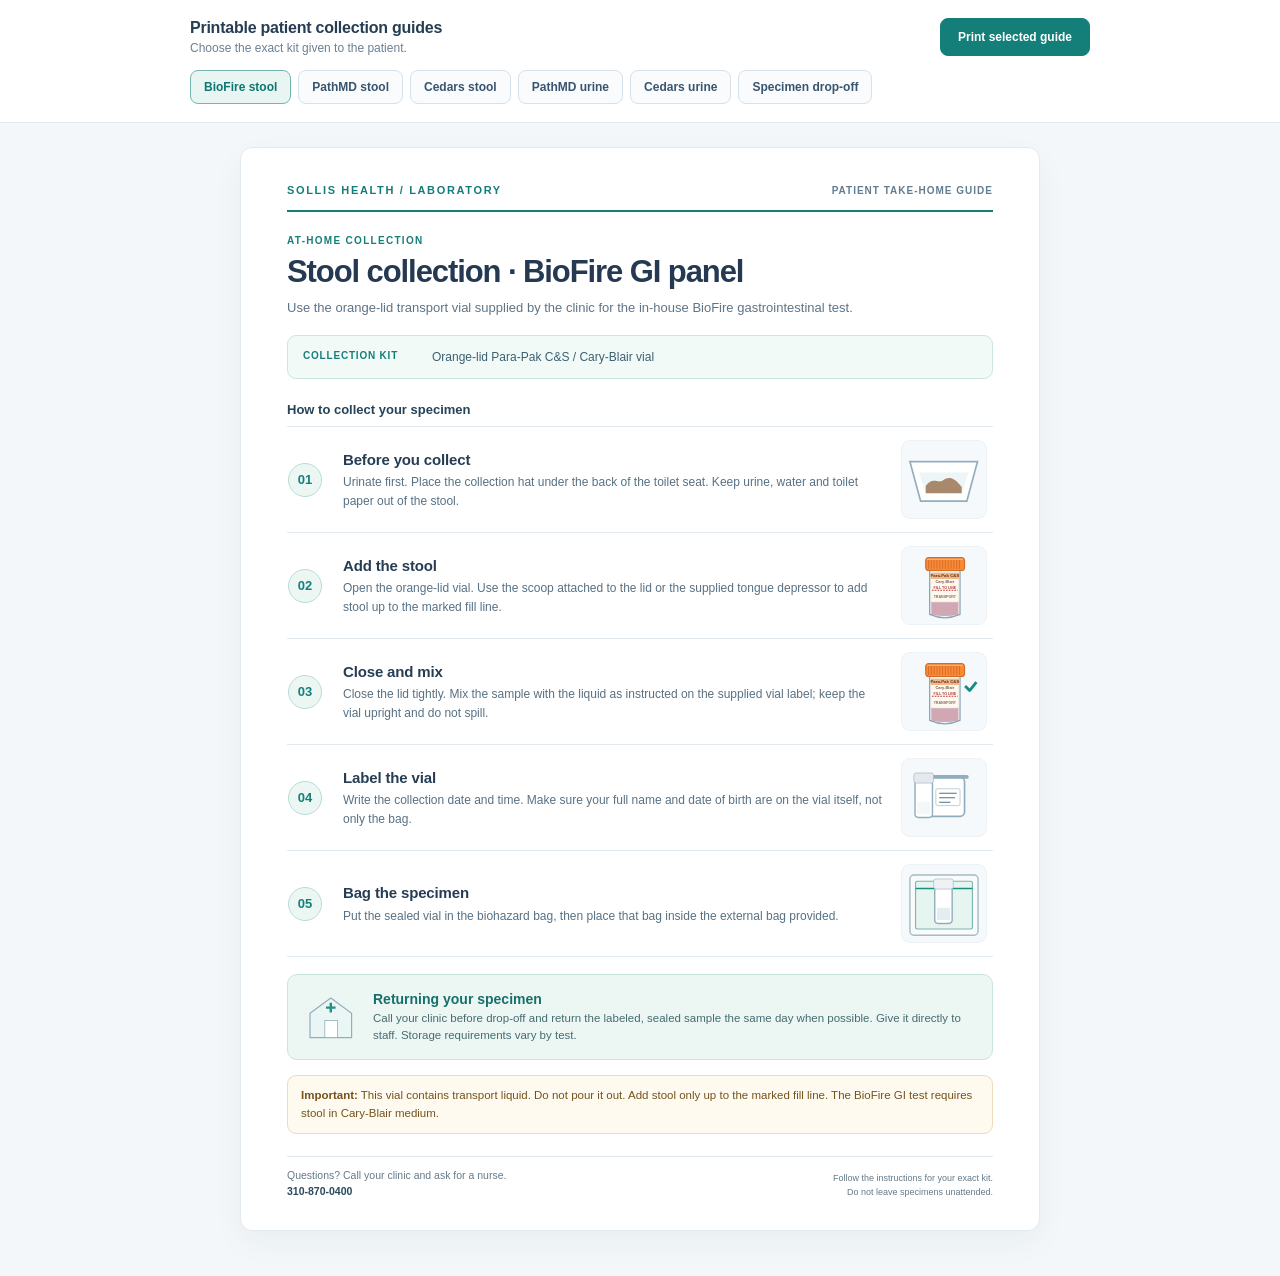
<file: collection-handouts.html>
<!doctype html>
<html lang="en">
<head>
<meta charset="utf-8">
<meta name="viewport" content="width=device-width,initial-scale=1">
<title>Sollis Lab | Printable Stool & Urine Collection Instructions</title>
<style>

:root{font-family:Inter,-apple-system,BlinkMacSystemFont,"Segoe UI",Arial,sans-serif;color:#263d54;background:#f3f7f9}
*{box-sizing:border-box}
body{margin:0}
.toolbar{position:relative;z-index:2;background:#fff;border-bottom:1px solid #e2eaf0;padding:18px max(22px,calc((100vw - 900px)/2))}
.toolbar-main{display:flex;gap:15px;justify-content:space-between;align-items:center;flex-wrap:wrap}
.toolbar b{display:block;font-size:16px;letter-spacing:-.015em}
.toolbar small{display:block;color:#6b8092;font-size:12px;margin-top:4px}
.chooser{display:flex;gap:7px;flex-wrap:wrap;margin-top:14px}
.chooser button,.print-button{font:inherit;font-size:12px;font-weight:720;cursor:pointer;border-radius:8px;transition:background .15s,border-color .15s}
.chooser button{background:#f9fbfd;color:#39556e;border:1px solid #d6e1e9;padding:9px 13px}
.chooser button[aria-pressed=true]{background:#e8f5f2;border-color:#75b7ae;color:#0f7770}
.chooser button:hover{background:#edf5f7}
.chooser button:focus-visible,.print-button:focus-visible{outline:3px solid #81c7c0;outline-offset:2px}
.print-button{border:1px solid #147e79;background:#147e79;color:#fff;padding:11px 17px}
.print-button:hover{background:#096d68}
main{width:min(100% - 32px,800px);margin:24px auto 45px}
.sheet{background:#fff;padding:36px 46px 31px;border:1px solid #e2eaf0;border-radius:12px;box-shadow:0 12px 32px #1a38500b}
.letterhead{display:flex;justify-content:space-between;gap:12px;align-items:center;padding-bottom:14px;border-bottom:2px solid #167d78}
.brand{font-size:11px;font-weight:850;letter-spacing:.15em;color:#147c79}
.kind{font-size:10px;text-align:right;letter-spacing:.1em;font-weight:850;color:#637d8e}
.section-kicker{font-size:10px;letter-spacing:.13em;color:#177e78;font-weight:850;margin-top:23px;text-transform:uppercase}
h1{font-size:clamp(24px,3vw,31px);line-height:1.15;letter-spacing:-.035em;color:#253a52;margin:8px 0}
.intro{font-size:13px;line-height:1.55;color:#5e7487;margin:0 0 17px}
.kit{display:flex;align-items:flex-start;gap:13px;padding:12px 15px;border:1px solid #cde5e1;background:#f2faf8;border-radius:9px;font-size:12px;line-height:1.55;color:#3b6170;margin-bottom:23px}
.kit strong{flex:0 0 116px;font-size:10px;letter-spacing:.08em;color:#187e79}
.steps-title{font-size:13px;color:#274357;font-weight:850;margin:0 0 9px}
.steps{display:flex;flex-direction:column;border-top:1px solid #e0eaf0}
.step{display:grid;grid-template-columns:38px minmax(0,1fr) 86px;align-items:center;gap:17px;padding:13px 6px 13px 1px;border-bottom:1px solid #e2eaf0;break-inside:avoid;page-break-inside:avoid;min-height:101px}
.step-no{display:grid;place-items:center;width:34px;height:34px;border-radius:50%;border:1px solid #b7ddd7;color:#13807a;background:#ecf7f4;font-size:13px;font-weight:850}
.step-body h2{font-size:15px;margin:0 0 4px;color:#263d54;line-height:1.3;letter-spacing:-.01em}
.step-body p{font-size:12px;line-height:1.52;margin:0;color:#587183}
.step-picture{height:79px;width:86px;display:grid;place-items:center;background:#f5f9fb;border:1px solid #edf2f6;border-radius:9px}
.step-picture svg{width:84px;height:76px;display:block}
.return{display:flex;align-items:center;gap:13px;margin:17px 0 0;background:#ecf7f4;border:1px solid #c8e4de;border-radius:10px;padding:13px 14px;break-inside:avoid;page-break-inside:avoid}
.return-picture{width:58px;flex:0 0 58px}
.return-picture svg{display:block;width:58px;height:58px}
.return h2{font-size:14px;color:#176f69;margin:0 0 3px}
.return p{font-size:11.5px;line-height:1.48;color:#466b70;margin:0}
.warning{margin-top:15px;padding:11px 13px;border-radius:9px;background:#fffaef;border:1px solid #eddcba;color:#73531c;font-size:11.5px;line-height:1.5;break-inside:avoid}
.warning strong{color:#77501a}
.footer{display:flex;justify-content:space-between;gap:16px;align-items:flex-end;border-top:1px solid #dfe8ee;margin-top:22px;padding-top:11px;font-size:10.5px;line-height:1.5;color:#647a89}
.footer strong{color:#29495c}
.footer .footer-meta{text-align:right;font-size:9px}
@media(max-width:640px){
 .sheet{padding:24px 20px}
 .toolbar{padding:16px}
 .step{grid-template-columns:32px minmax(0,1fr) 70px;gap:10px}
 .step-picture{width:70px;height:68px}
 .step-picture svg{width:68px;height:65px}
 .step-body h2{font-size:13px}
 .step-body p{font-size:11px}
 .kit{display:block}
 .kit strong{display:block;margin-bottom:3px}
 .footer{align-items:flex-start;flex-direction:column}
 .footer .footer-meta{text-align:left}
}
@page{size:letter;margin:.5in}
@media print{
 html,body{background:#fff!important;color:#1d3046!important;print-color-adjust:exact;-webkit-print-color-adjust:exact}
 .toolbar{display:none!important}
 main{width:100%;max-width:none;margin:0;padding:0}
 .sheet{border:0;border-radius:0;box-shadow:none;padding:0}
 .letterhead{padding-bottom:9px}
 .section-kicker{margin-top:13px;font-size:9px}
 h1{font-size:23px;margin:6px 0 5px}
 .intro{font-size:11px;line-height:1.4;margin:0 0 9px}
 .kit{margin-bottom:12px;padding:8px 10px;font-size:10px}
 .steps-title{font-size:11px;margin-bottom:4px}
 .step{grid-template-columns:27px minmax(0,1fr) 70px;gap:9px;padding:8px 4px 8px 0;min-height:74px}
 .step-no{width:26px;height:26px;font-size:10px}
 .step-body h2{font-size:11.7px;line-height:1.25;margin:0 0 2px}
 .step-body p{font-size:9.6px;line-height:1.4}
 .step-picture{width:66px;height:62px}
 .step-picture svg{width:66px;height:61px}
 .return{margin:12px 0 0;padding:9px 11px;gap:10px}
 .return-picture,.return-picture svg{width:46px;height:46px;flex-basis:46px}
 .return h2{font-size:11px}
 .return p{font-size:9.5px}
 .warning{margin-top:10px;padding:8px 10px;font-size:9.5px}
 .footer{margin-top:14px;padding-top:8px;font-size:9px}
 .footer .footer-meta{font-size:8px}
}


/* Cedars patient guide chooser: deliberately separate culture vs UA tubes. */
.cedars-choice-intro{font-size:13px;line-height:1.55;color:#5d7485;margin:0 0 17px}
.cedars-choice-grid{display:grid;grid-template-columns:repeat(2,minmax(0,1fr));gap:15px;margin:17px 0 22px}
.cedars-choice{border:1.5px solid #cfdee6;background:#fff;border-radius:13px;padding:19px;display:flex;flex-direction:column;gap:7px;min-width:0}
.cedars-choice-visual{height:156px;display:grid;place-items:center;background:#f5f9fa;border-radius:10px;margin:0 0 6px}
.cedars-choice-visual svg{width:156px;height:145px;max-width:100%}
.cedars-choice-tag{color:#187f78;letter-spacing:.10em;font-size:10px;font-weight:850}
.cedars-choice h2{color:#233f54;font-size:18px;line-height:1.3;margin:0}
.cedars-choice p{color:#587082;font-size:12px;line-height:1.55;margin:0 0 7px;flex:1}
.cedars-choice button{padding:11px 13px;cursor:pointer;font:inherit;font-size:12px;font-weight:800;color:#fff;background:#167d78;border:1px solid #167d78;border-radius:8px;text-align:center}
.cedars-choice button:focus-visible,.cedars-back:focus-visible{outline:3px solid #69b3ad;outline-offset:2px}
.cedars-back{margin:0 0 16px;font:inherit;background:#f2f8fa;border:1px solid #d2e0e8;color:#31566f;border-radius:8px;padding:9px 12px;font-size:11px;font-weight:750;cursor:pointer}
.cedars-kit-id{margin:0 0 15px;padding:10px 13px;border:1px solid #cde5e1;border-radius:10px;background:#f3faf8;display:flex;align-items:center;gap:14px}
.cedars-kit-id svg{width:102px;height:91px;flex:0 0 102px}
.cedars-kit-id strong{display:block;font-size:12px;color:#217b75;margin-bottom:4px}
.cedars-kit-id span{font-size:11px;color:#536e7d;line-height:1.45}
@media(max-width:640px){.cedars-choice-grid{grid-template-columns:1fr}.cedars-choice-visual{height:124px}.cedars-choice-visual svg{height:120px}}
@media print{.cedars-choice-grid,.cedars-back{display:none!important}.cedars-kit-id{padding:7px 11px;margin:0 0 8px}.cedars-kit-id svg{width:62px;height:57px;flex-basis:62px}}

</style>
</head>
<body>
<div class="toolbar">
  <div class="toolbar-main"><div><b>Printable patient collection guides</b><small>Choose the exact kit given to the patient.</small></div><button id="print" class="print-button" type="button">Print selected guide</button></div>
  <nav class="chooser" id="chooser" aria-label="Choose patient handout"></nav>
</div>
<main id="content"></main>
<script>
(function(){
"use strict";
const guides=[
{id:"biofire-stool",short:"BioFire stool",title:"Stool collection · BioFire GI panel",kit:"Orange-lid Para-Pak C&S / Cary-Blair vial",intro:"Use the orange-lid transport vial supplied by the clinic for the in-house BioFire gastrointestinal test.",warning:"This vial contains transport liquid. Do not pour it out. Add stool only up to the marked fill line. The BioFire GI test requires stool in Cary-Blair medium.",steps:[
["Before you collect","Urinate first. Place the collection hat under the back of the toilet seat. Keep urine, water and toilet paper out of the stool.","hat"],
["Add the stool","Open the orange-lid vial. Use the scoop attached to the lid or the supplied tongue depressor to add stool up to the marked fill line.","orange"],
["Close and mix","Close the lid tightly. Mix the sample with the liquid as instructed on the supplied vial label; keep the vial upright and do not spill.","orange-seal"],
["Label the vial","Write the collection date and time. Make sure your full name and date of birth are on the vial itself, not only the bag.","label"],
["Bag the specimen","Put the sealed vial in the biohazard bag, then place that bag inside the external bag provided.","bag"]
]},
{id:"pathmd-stool",short:"PathMD stool",title:"Stool collection · PathMD GI panel",kit:"PathMD white-top transport tube + thick swab",intro:"Use the white-top PathMD transport tube and the thick swab provided with your kit. This is not a BioFire Para-Pak collection.",warning:"Keep any liquid already inside the tube. Do not pour it out. Do not use a urine pipette. Use the correct PathMD kit for the test ordered.",steps:[
["Collect stool in the hat","Urinate first. Collect stool in the clean collection hat without mixing it with toilet water, urine or paper.","hat"],
["Collect with the thick swab","Open the swab without touching the tip. Pick up a visible amount of stool on the swab tip.","stool-swab"],
["Place swab into white-top tube","Put the stool-coated swab into the PathMD white-top tube, following the kit's break-point directions if applicable. Close securely.","white-tube"],
["Label the tube","Add your full name, date of birth, specimen source, and the date and time you collected it. Do not cover any barcode.","label"],
["Double bag","Put the sealed tube in its biohazard bag, then in the external bag provided. Do not include the collection hat.","bag"]
]},
{id:"cedars-stool",short:"Cedars stool",title:"Stool collection · Cedars",kit:"The specific Cedars stool vials supplied for your ordered test",intro:"Cedars uses different stool containers for different orders. Follow the labels and the clinic's markings on the specific vials you received.",warning:"Some vials contain different preservatives. Never mix liquids between containers, pour the preservative out or assume all tests need all three vials. Contact the clinic if you are unsure which vials to fill.",steps:[
["Prepare collection hat","Urinate first, then collect stool in the hat. Do not let urine, toilet water or toilet paper touch the specimen.","hat"],
["Check the selected vials","Use only the Cedars stool containers the clinic instructed you to fill. A kit may include more than one vial or an unpreserved cup.","vials"],
["Add stool to marked line","Use the scoop in each lid or the supplied tongue depressor. Follow each specific vial's fill marking; do not overfill.","vials-fill"],
["Seal and label each vial","Close every filled vial tightly. Put your name, date of birth, collection date and time on each container.","label"],
["Bag all requested containers","Place closed containers together in the provided biohazard bag, then in the external bag provided.","bag"]
]},
{id:"pathmd-urine",short:"PathMD urine",title:"Urine collection · PathMD UTI panel",kit:"Sterile urine cup + thick swab + PathMD white-top tube",intro:"For the PathMD urinary pathogen panel, use a clean-catch urine specimen if your clinic instructed that method. Then use the thick swab and white-top transport tube.",warning:"For this PathMD white-top swab workflow, use the thick swab, not a transfer pipette. Other PathMD tests may require a different specimen source, so follow the order-specific instructions.",steps:[
["Clean before collecting","Wash hands. Clean around the urethral opening with the supplied wipes. Put used wipes in the trash, not the toilet.","wipe"],
["Collect urine","Start urinating into the toilet, then collect urine in the sterile cup without touching the rim or inside. Your clinic may instruct first-catch urine for other orders.","urine"],
["Mix using the thick swab","Put the thick swab tip into urine in the cup and stir 10 times. Do not use a transfer pipette for the white-top swab workflow.","mix"],
["Place in white-top tube","Put the urine-exposed swab into the PathMD white-top tube and seal it. Leave the tube's transport medium in place.","white-tube"],
["Label and bag","Label the tube with your name, date of birth, specimen source, date and time. Seal it in the biohazard bag, then in the external bag provided.","bag"]
]},
{id:"cedars-urine",short:"Cedars urine",title:"Urine collection · Cedars",kit:"Choose the collection tube that matches the ordered urine test",intro:"Cedars uses different preservative tubes for urinalysis and urine culture. Select the test below so the correct tube and instructions appear.",steps:[]},
{id:"cedars-urine-culture",subguide:true,short:"Cedars urine culture",title:"Urine culture · Cedars (gray-top tube)",kit:"Sterile urine cup + GRAY-top C&S preservative tube (4 mL, BD REF 364951)",intro:"Use the gray-top preservative tube for urine culture only when your clinic provided and instructed you to use this kit. Do not substitute the red/yellow urinalysis tube.",warning:"Urine culture and urinalysis tubes are different. Some collection lids and transfer straws contain a concealed needle. Only transfer urine if clinic staff demonstrated the device; otherwise keep the sterile cup sealed and contact the clinic for transfer instructions. Never handle an exposed needle.",steps:[
["Collect urine in the sterile cup","Wash hands, clean as directed, then collect the urine specimen using the method specified by the clinic. Keep the inside of the cup and cap clean.","urine"],
["Identify the GRAY-top tube","For a urine CULTURE, use the short gray-cap C&S preservative tube supplied by the clinic, not the red/yellow swirl-top UA tube.","cedars-gray"],
["Transfer urine if instructed","If trained, use the protected transfer port or transfer straw provided and hold the gray tube in place until filling stops. If not trained, keep the cup sealed and call the clinic.","cedars-transfer-gray"],
["Check fill and mix","Check that urine reached the indicated fill mark. After filling the gray-top culture tube, shake it vigorously as directed for the collection system.","cedars-mix-gray"],
["Label, seal and bag","Label the filled tube with full name, date of birth and collection date/time. Seal it in the biohazard bag, then in the external bag provided.","bag"]
]},
{id:"cedars-urine-ua",subguide:true,short:"Cedars urinalysis",title:"Urinalysis (UA) · Cedars (red/yellow swirl-top tube)",kit:"Sterile urine cup + RED/YELLOW SWIRL-top UA preservative tube (8 mL, BD REF 364992)",intro:"Use the red/yellow swirled-cap urinalysis preservative tube for the ordered UA test. This longer tube has a tapered bottom and is not the gray urine-culture tube.",warning:"Do not substitute the gray-top culture tube for a UA preservative tube. Some collection lids and transfer straws contain a concealed needle. Only transfer urine if clinic staff demonstrated the device; otherwise keep the sterile cup sealed and contact the clinic for instructions.",steps:[
["Collect urine in the sterile cup","Wash hands, clean with the provided wipes, and collect urine using the collection method the clinic specified. Avoid touching the cup interior.","urine"],
["Identify the RED/YELLOW swirl cap","Use the tall UA preservative tube with the distinctive red/yellow swirled cap and tapered bottom. Do not use the gray urine-culture tube.","cedars-ua"],
["Transfer urine if instructed","If trained, use the supplied protected transfer port or straw. Keep the tube in position until urine flow stops. Do not touch the concealed needle.","cedars-transfer-ua"],
["Check fill and invert 8–10 times","Confirm urine is between the tube's MIN and MAX fill marks. Invert the UA preservative tube 8–10 times to mix after filling.","cedars-invert-ua"],
["Label, seal and bag","Label the tube with full name, date of birth and collection date/time. Place it in the biohazard bag, then in the external bag provided.","bag"]
]},
{id:"dropoff",short:"Specimen drop-off",title:"Returning your stool or urine specimen",kit:"Sealed specimen container, biohazard bag and external bag provided",intro:"Before bringing a specimen to the clinic, complete these four checks. Follow the collection guide for your specific test and container.",warning:"Storage and time limits depend on the test. If you cannot return your sample the same day, call the clinic first for exact instructions. Do not assume room-temperature or overnight storage is acceptable.",steps:[
["Check the specimen label","Make sure each container has your full name, date of birth, and collection date and time. Use the label the clinic provided.","label"],
["Seal and bag the specimen","Tighten each cap. Keep any preservative liquid in its container. Place the sealed specimen in its biohazard bag and then in the external bag provided.","bag"],
["Call the clinic before coming","Coordinate your drop-off and confirm any storage instructions. Bring the specimen the same day whenever possible.","call"],
["Give it directly to staff","Hand the bag to a clinic team member. Tell them when you collected the sample and how it was stored. Do not leave it unattended.","handoff"]
]}
];
// Illustrated specimens are schematic references based on the stocked tube design.
// Para-Pak C&S: Meridian orange screw-top vial with 15 mL of pink-red Cary-Blair medium.
// Cedars gray C&S: BD 364951; red/yellow swirl UA: BD 364992.
function handoutTxt(x,y,label,size=8,color='#465f75',weight=750){
 return '<text x="'+x+'" y="'+y+'" font-family="Arial,Helvetica,sans-serif" text-anchor="middle" font-size="'+size+'" font-weight="'+weight+'" fill="'+color+'">'+label+'</text>';
}
function renderParaPak(sealed){
 let grooves='';
 for(let x=45;x<=104;x+=5)grooves+='<path d="M'+x+' 21v16" stroke="#d86d28" stroke-width="1.6"/>';
 return '<path d="M47 37h54v81q-27 12-54 0z" fill="#edf3f5" stroke="#88a6b5" stroke-width="2.2"/>'+
  '<path d="M50 92h48v26q-24 6-48 0z" fill="#be7889" opacity=".62"/>'+
  '<rect x="49" y="44" width="50" height="52" rx="2" fill="#fff8ef" stroke="#d9e0df"/>'+
  '<rect x="49" y="44" width="50" height="11" fill="#f7b581"/>'+
  handoutTxt(74,52,'Para-Pak C&S',7.7,'#55372b',850)+
  handoutTxt(74,63,'Cary-Blair',7,'#715e55')+
  '<path d="M51 75h46" stroke="#bd3939" stroke-width="2" stroke-dasharray="3 2"/>'+
  handoutTxt(74,72,'FILL TO LINE',6.4,'#b33c40')+
  handoutTxt(74,88,'TRANSPORT',6.4,'#866b5f')+
  '<rect x="40" y="17" width="69" height="23" rx="6" fill="#f68a37" stroke="#d46b23" stroke-width="2"/>'+
  grooves+'<path d="M42 20h64" stroke="#ffc08c" stroke-width="1.7"/>'+
  (sealed?'<path d="m110 57 8 8 12-15" stroke="#168c81" stroke-width="5" fill="none" stroke-linejoin="round"/>':'');
}
function renderCedarsGray(){
 return '<rect x="53" y="35" width="40" height="79" rx="16" fill="#fff" stroke="#8daab9" stroke-width="2.4"/>'+
  '<path d="M56 90h34v12q0 9-17 9t-17-9z" fill="#e9eef2"/>'+
  '<rect x="49" y="21" width="48" height="18" rx="5" fill="#979da3" stroke="#747c85" stroke-width="1.5"/>'+
  '<path d="M53 24h39" stroke="#d8dee2" stroke-width="2"/>'+
  '<rect x="54" y="50" width="38" height="43" rx="2" fill="#fffcef" stroke="#e0e4e6"/>'+
  handoutTxt(73,62,'BD C&S',7.6,'#46668b')+
  handoutTxt(73,72,'364951',6.8,'#4e6b82')+
  '<path d="M58 82h30" stroke="#5684a3" stroke-width="1.6"/>'+
  handoutTxt(73,90,'4 mL',7,'#416a8a');
}
function renderCedarsUa(){
 return '<path d="M53 35h40v66l-20 24-20-24z" fill="#fdfefe" stroke="#8ba8b7" stroke-width="2.3"/>'+
  '<path d="M56 86h34v14l-17 19-17-19z" fill="#e9d995" opacity=".65"/>'+
  '<rect x="49" y="17" width="48" height="22" rx="5" fill="#f4d647" stroke="#ad9c56" stroke-width="1.5"/>'+
  '<path d="M49 20Q62 11 73 21T97 20" stroke="#b82e34" fill="none" stroke-width="8"/>'+
  '<path d="M50 30Q62 20 74 31T96 29" stroke="#ce4338" fill="none" stroke-width="6"/>'+
  '<rect x="55" y="48" width="36" height="48" rx="2" fill="#fffdf5" stroke="#dfe4e6"/>'+
  handoutTxt(73,60,'BD UA',8,'#47658b')+
  handoutTxt(73,70,'364992',7,'#4c6984')+
  '<path d="M58 76h31M58 87h31" stroke="#477da4" stroke-width="1.6"/>'+
  handoutTxt(73,73,'MAX',6,'#477da4')+handoutTxt(73,84,'MIN',6,'#477da4');
}
function renderCedarsTransfer(urinalysis){
 return '<path d="M18 62h96v48H18z" fill="#fff" stroke="#90aab8" stroke-width="2.5"/>'+
  '<path d="M21 78h90v29H21z" fill="#eac46e" opacity=".75"/>'+
  '<path d="M14 57h104v14H14z" fill="#80b6c5" stroke="#5899ac" stroke-width="1.5"/>'+
  '<rect x="57" y="48" width="21" height="9" rx="3" fill="#718c9d"/>'+
  '<rect x="64" y="24" width="27" height="52" rx="5" fill="#fff" stroke="#8ea8b7" stroke-width="2"/>'+
  '<rect x="61" y="11" width="32" height="17" rx="4" fill="'+(urinalysis?'#eccc4e':'#999fa4')+'" stroke="#86929e" stroke-width="1.4"/>'+
  (urinalysis?'<path d="M62 15Q73 8 82 16T92 15" fill="none" stroke="#c63d35" stroke-width="5"/>':'')+
  '<path d="M67 65h20" stroke="#dbb864" stroke-width="3"/>';
}
function renderCedarsMix(urinalysis){
 return (urinalysis?renderCedarsUa():renderCedarsGray())+
  '<path d="M105 45Q133 70 107 94" stroke="#198d83" stroke-width="3.5" fill="none" stroke-linecap="round"/>'+
  '<path d="m101 86 6 9 8-8" stroke="#198d83" stroke-width="3.5" fill="none"/>'+
  handoutTxt(119,37,urinalysis?'8–10×':'SHAKE',10,'#12877c',850);
}

function picture(kind){
const steel='#91aebc',teal='#258e87',ink='#547183';
const cup='<rect x="35" y="31" width="74" height="69" rx="8" fill="#fff" stroke="'+steel+'" stroke-width="3"/><path d="M31 30h82" stroke="'+steel+'" stroke-width="7" stroke-linecap="round"/>';
const vial=(x,col,fill)=>'<rect x="'+x+'" y="37" width="31" height="65" rx="6" fill="#fff" stroke="'+steel+'" stroke-width="2.5"/><rect x="'+(x-2)+'" y="23" width="35" height="18" rx="4" fill="'+col+'" stroke="'+steel+'" stroke-width="1"/><rect x="'+(x+4)+'" y="74" width="23" height="22" rx="2" fill="'+fill+'" opacity=".7"/>';
const check='<path d="m100 38 11 11 19-23" stroke="'+teal+'" stroke-width="6" stroke-linecap="round" stroke-linejoin="round" fill="none"/>';
let art='';
switch(kind){
case 'hat':art='<path d="M12 35h120l-19 70H31z" fill="#fff" stroke="'+steel+'" stroke-width="3"/><path d="M28 54h88l-12 37H40z" fill="#eef5f7"/><path d="M40 78c14-18 21-3 31-10s19-6 33 12v11H40z" fill="#a9896b"/>';break;
case 'orange':case 'orange-seal':art=renderParaPak(kind==='orange-seal');break;
case 'stool-swab':art=cup+'<path d="M45 17L97 82" stroke="#aa8b66" stroke-width="5" stroke-linecap="round"/><ellipse cx="96" cy="83" rx="8" ry="12" fill="#a58060" transform="rotate(-38 96 83)"/>';break;
case 'white-tube':art=vial(52,'#f5f6f7','#e0eced')+'<path d="M68 12v73" stroke="#aa9274" stroke-width="4"/><ellipse cx="68" cy="83" rx="5" ry="9" fill="#ad8e74"/>';break;
case 'vials':case 'vials-fill':art=vial(30,'#e8c967','#f2e7bf')+vial(81,'#e6b7c9','#f0d1dd')+(kind==='vials-fill'?'<path d="M32 79h80" stroke="#9d806c" stroke-dasharray="4 4" stroke-width="2"/>':'');break;
case 'wipe':art='<rect x="28" y="29" width="88" height="75" rx="10" fill="#fff" stroke="'+steel+'" stroke-width="3"/><path d="m38 81 25-26 24 22 20-17" stroke="#87bcb2" stroke-width="6" fill="none"/>';break;
case 'urine':art=cup+'<path d="M39 65h66v30H39z" fill="#edcc7f" opacity=".75"/>';break;
case 'mix':art=cup+
  '<path d="M40 63h64v31H40z" fill="#e9c26e" opacity=".86"/>'+
  '<path d="M40 63Q55 60 70 63T104 63" fill="none" stroke="#d7ad57" stroke-width="2"/>'+
  '<path d="M49 12l34 74" stroke="#ad9473" stroke-width="4.5" stroke-linecap="round"/>'+
  '<ellipse cx="83" cy="85" rx="6" ry="8" fill="#e8eedd" stroke="#9faeac" stroke-width="1.4" transform="rotate(-23 83 85)"/>'+
  '<path d="M112 59q21 18 0 39" stroke="#168e83" stroke-width="3" fill="none"/>'+
  '<path d="m105 91 7 9 8-9" stroke="#168e83" stroke-width="3" fill="none"/>'+
  '<text x="112" y="46" font-family="Arial,sans-serif" font-size="12" font-weight="800" fill="#168e83">×10</text>';break;
case 'transfer':art=renderCedarsTransfer(false);break;
case 'cedars-gray':art=renderCedarsGray();break;
case 'cedars-ua':art=renderCedarsUa();break;
case 'cedars-transfer-gray':art=renderCedarsTransfer(false);break;
case 'cedars-transfer-ua':art=renderCedarsTransfer(true);break;
case 'cedars-mix-gray':art=renderCedarsMix(false);break;
case 'cedars-invert-ua':art=renderCedarsMix(true);break;
case 'label':art=cup+vial(21,'#e5e9ee','#eef4f5')+'<rect x="58" y="51" width="43" height="30" rx="3" fill="#fff" stroke="'+steel+'"/><path d="M64 59h31M64 67h28M64 75h20" stroke="'+ink+'" stroke-width="2"/>';break;
case 'bag':art=
  '<rect x="12" y="16" width="121" height="107" rx="7" fill="#f9fafb" stroke="#a5bbc5" stroke-width="2.5"/>'+
  '<rect x="22" y="27" width="101" height="85" rx="3" fill="#e7f5f1" stroke="#7eb5ac" stroke-width="2"/>'+
  '<path d="M22 40h101" stroke="#168e83" stroke-width="3"/>'+
  vial(56,'#eff1f4','#d8e5e9');break;
case 'call':art='<rect x="44" y="16" width="57" height="102" rx="12" fill="#fff" stroke="'+steel+'" stroke-width="3"/><rect x="51" y="28" width="43" height="66" rx="5" fill="#edf7f5"/><path d="M61 52l8 11 12-11" stroke="'+teal+'" stroke-width="5" fill="none" stroke-linecap="round" stroke-linejoin="round"/><circle cx="72" cy="106" r="4" fill="'+steel+'"/>';break;
case 'clinic':art='<path d="M20 58 72 20l52 38v61H20z" fill="#eaf6f3" stroke="'+steel+'" stroke-width="3"/><rect x="57" y="76" width="32" height="43" fill="#fff" stroke="'+steel+'" stroke-width="2"/><path d="M72 32v24m-12-12h24" stroke="'+teal+'" stroke-width="6"/>';break;
case 'handoff':art='<path d="M13 87q25-11 39 0l21 4 6 13-24 7-43-5z" fill="#cce6df" stroke="'+steel+'" stroke-width="2"/>'+vial(61,'#ecf0f2','#e6eef0')+'<path d="M131 87q-22-13-35-2l-12 10-2 11 27-2 24-9" fill="#cce6df" stroke="'+steel+'" stroke-width="2"/>';break;
}
return '<svg viewBox="0 0 145 135" aria-hidden="true" xmlns="http://www.w3.org/2000/svg">'+art+'</svg>';
}
const params=new URLSearchParams(location.search);
const availableGuides=params.get("market")==="ny"?guides.filter(g=>!g.id.startsWith("pathmd-")):guides;
 let chosen=availableGuides.find(g=>g.id===params.get("guide"))||availableGuides[0];
 function setGuideURL(id){const url=new URL(location.href);url.searchParams.set("guide",id);history.replaceState(null,"",url.pathname+url.search+url.hash);}
const choice=document.getElementById("chooser"),content=document.getElementById("content");
function draw(){
 const isDrop=chosen.id==='dropoff';
 const isCedarsChooser=chosen.id==='cedars-urine';
 const isCedarsType=!!chosen.subguide;
 const topChoice=isCedarsChooser||isCedarsType?'cedars-urine':chosen.id;
 choice.innerHTML=availableGuides.filter(g=>!g.subguide).map(g=>
  '<button type="button" data-guide="'+g.id+'" aria-pressed="'+(g.id===topChoice)+'">'+g.short+'</button>'
 ).join('');
 const printButton=document.getElementById('print');
 printButton.disabled=isCedarsChooser;
 printButton.textContent=isCedarsChooser?'Choose a tube to print':'Print selected guide';
 if(isCedarsChooser){
  content.innerHTML='<article class="sheet"><header class="letterhead"><div class="brand">SOLLIS HEALTH / LABORATORY</div>'+
   '<div class="kind">PATIENT TAKE-HOME GUIDE</div></header>'+
   '<div class="section-kicker">CEDARS URINE COLLECTION</div>'+
   '<h1>Which urine test was ordered?</h1>'+
   '<p class="cedars-choice-intro">Two different collection tubes are used. Choose the one printed on your order or given to you by the clinic. If you are unsure, call the clinic before collecting.</p>'+
   '<div class="cedars-choice-grid">'+
    '<article class="cedars-choice"><div class="cedars-choice-visual">'+picture('cedars-gray')+'</div>'+
    '<span class="cedars-choice-tag">OPTION 1 · URINE CULTURE</span><h2>Gray-top C&amp;S tube</h2>'+
    '<p>Short, round-bottom tube with a gray cap. Used for the ordered urine culture (C&amp;S), not urinalysis.</p>'+
    '<button type="button" data-cedars-choice="cedars-urine-culture">Open urine culture instructions</button></article>'+
    '<article class="cedars-choice"><div class="cedars-choice-visual">'+picture('cedars-ua')+'</div>'+
    '<span class="cedars-choice-tag">OPTION 2 · URINALYSIS</span><h2>Red/yellow swirl-top UA tube</h2>'+
    '<p>Taller UA preservative tube with a distinctive red and yellow swirled cap and tapered base.</p>'+
    '<button type="button" data-cedars-choice="cedars-urine-ua">Open urinalysis instructions</button></article>'+
   '</div>'+
   '<div class="warning"><strong>Important:</strong> Only use the tube(s) your clinic provided and instructed you to collect. The tube for a urine culture is not interchangeable with the UA preservative tube.</div>'+
   '<footer class="footer"><span>Questions? Call your clinic and ask for a nurse.<br><strong>310-870-0400</strong></span>'+
   '<span class="footer-meta">Choose the correct guide before printing.</span></footer></article>';
  document.title='Sollis Patient Instructions | Choose Cedars urine tube';
  return;
 }
 const rows=chosen.steps.map((entry,i)=>
  '<article class="step"><span class="step-no" aria-label="Step '+(i+1)+'">'+String(i+1).padStart(2,'0')+'</span>'+
  '<div class="step-body"><h2>'+entry[0]+'</h2><p>'+entry[1]+'</p></div>'+
  '<div class="step-picture">'+picture(entry[2])+'</div></article>'
 ).join('');
 const returnNote='Call your clinic before drop-off and return the labeled, sealed sample the same day when possible. Give it directly to staff. Storage requirements vary by test.';
 const cedarsImage=isCedarsType?(chosen.id==='cedars-urine-culture'?'cedars-gray':'cedars-ua'):'';
 content.innerHTML='<article class="sheet"><header class="letterhead"><div class="brand">SOLLIS HEALTH / LABORATORY</div>'+
  '<div class="kind">PATIENT TAKE-HOME GUIDE</div></header>'+
  '<div class="section-kicker">'+(isDrop?'SPECIMEN RETURN':'AT-HOME COLLECTION')+'</div>'+
  '<h1>'+chosen.title+'</h1><p class="intro">'+chosen.intro+'</p>'+
  (isCedarsType?'<button type="button" class="cedars-back" data-cedars-back>← Choose a different Cedars urine test</button>':'')+
  '<div class="kit"><strong>'+(isDrop?'BRING WITH YOU':'COLLECTION KIT')+'</strong><span>'+chosen.kit+'</span></div>'+
  (isCedarsType?'<div class="cedars-kit-id">'+picture(cedarsImage)+'<div><strong>'+(chosen.id==='cedars-urine-culture'?'GRAY-TOP · URINE CULTURE (C&amp;S)':'RED/YELLOW SWIRL-TOP · URINALYSIS')+'</strong><span>Make sure the cap color matches the actual tube provided by the clinic before collecting.</span></div></div>':'')+
  '<h2 class="steps-title">'+(isDrop?'Before you come to the clinic':'How to collect your specimen')+'</h2>'+
  '<section class="steps" aria-label="'+(isDrop?'Specimen drop-off checklist':'Collection instructions')+'">'+rows+'</section>'+
  (isDrop?'':'<aside class="return"><div class="return-picture">'+picture('clinic')+'</div>'+
   '<div><h2>Returning your specimen</h2><p>'+returnNote+'</p></div></aside>')+
  '<div class="warning"><strong>Important:</strong> '+chosen.warning+'</div>'+
  '<footer class="footer"><span>Questions? Call your clinic and ask for a nurse.<br><strong>310-870-0400</strong></span>'+
  '<span class="footer-meta">Follow the instructions for your exact kit.<br>Do not leave specimens unattended.</span></footer></article>';
 document.title='Sollis Patient Instructions | '+chosen.short;
}
choice.addEventListener('click',function(e){const button=e.target.closest('[data-guide]');if(!button)return;const selected=availableGuides.find(g=>g.id===button.dataset.guide);if(!selected)return;chosen=selected;setGuideURL(chosen.id);draw();});
content.addEventListener('click',function(event){
 const guideChoice=event.target.closest('[data-cedars-choice]');
 const goBack=event.target.closest('[data-cedars-back]');
 if(!guideChoice&&!goBack)return;
 const id=guideChoice?guideChoice.dataset.cedarsChoice:'cedars-urine';
 const next=availableGuides.find(g=>g.id===id);
 if(!next)return;
 chosen=next;
 setGuideURL(id);
 draw();
 window.scrollTo({top:0,behavior:'smooth'});
});

document.getElementById('print').addEventListener('click',()=>window.print());
draw();
})();
</script>
</body>
</html>
</file>
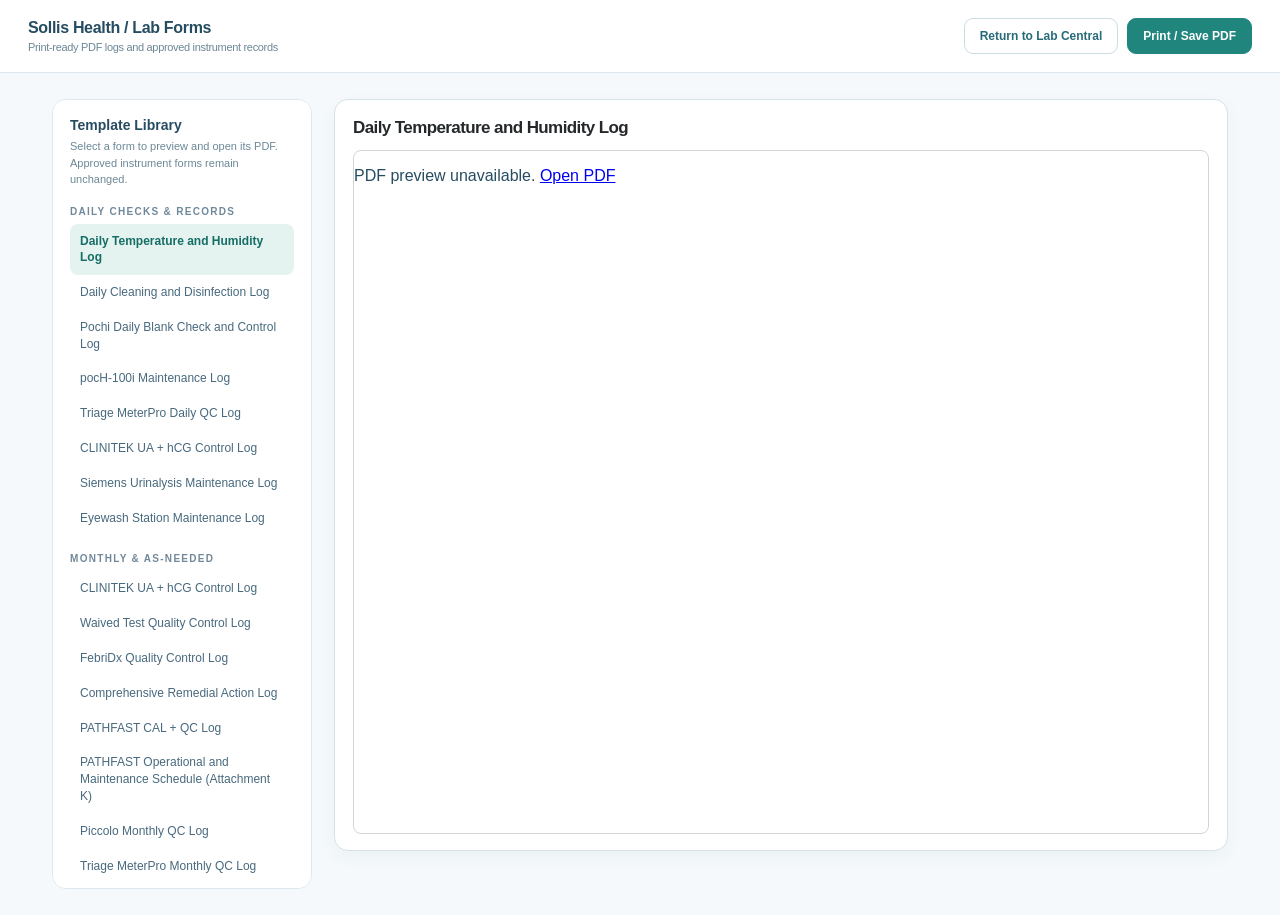
<file: lab-templates.html>
<!doctype html>
<html lang="en">
<head>
<meta charset="utf-8">
<meta name="viewport" content="width=device-width, initial-scale=1">
<title>Lab Templates | Lab Central</title>
<style>
:root{color-scheme:light;--navy:#264c61;--teal:#20847d;--muted:#6c8796;--line:#dce8ed;--bg:#f5f9fb}
*{box-sizing:border-box}
body{margin:0;background:var(--bg);color:var(--navy);font-family:Inter,ui-sans-serif,-apple-system,BlinkMacSystemFont,"Segoe UI",sans-serif}
.top{display:flex;align-items:center;justify-content:space-between;gap:15px;padding:18px 28px;background:#fff;border-bottom:1px solid var(--line);position:sticky;top:0;z-index:3}
.brand{font-size:16px;font-weight:850;letter-spacing:-.02em}.brand small{display:block;font-size:11px;color:var(--muted);font-weight:500;margin-top:4px}
.actions{display:flex;align-items:center;gap:9px}.btn{appearance:none;border:1px solid #cadde4;background:#fff;border-radius:9px;padding:10px 15px;color:#276b78;font:inherit;font-size:12px;font-weight:800;cursor:pointer;text-decoration:none}.btn.primary{background:#20857d;color:#fff;border-color:#20857d}.btn:hover{filter:brightness(.97)}
.shell{max-width:1220px;margin:26px auto;padding:0 22px;display:grid;grid-template-columns:260px minmax(0,1fr);gap:22px;align-items:start}
.library{border:1px solid var(--line);border-radius:14px;background:#fff;padding:17px;position:sticky;top:90px;max-height:calc(100vh - 110px);overflow:auto}
.library h2{font-size:14px;margin:0 0 5px}.library p{font-size:11px;line-height:1.5;color:var(--muted);margin:0 0 13px}
.library h3{font-size:10px;letter-spacing:.13em;text-transform:uppercase;color:#70899a;margin:18px 0 7px}
.library button{display:block;width:100%;border:0;border-radius:8px;background:transparent;text-align:left;font:inherit;color:#48697e;font-size:12px;line-height:1.4;padding:9px 10px;cursor:pointer}
.library button:hover{background:#f1f8f8}.library button.current{background:#e4f3ef;color:#166d65;font-weight:850}
.sheet{background:#fff;border:1px solid #d5e3e8;box-shadow:0 6px 18px #21475a0b;border-radius:14px;padding:30px 32px}
.overline{font-size:10px;letter-spacing:.16em;font-weight:850;text-transform:uppercase;color:var(--teal);margin-bottom:8px}
.sheet h1{font-size:27px;margin:0 0 5px;letter-spacing:-.035em;line-height:1.2}
.description{font-size:12px;line-height:1.65;color:var(--muted);margin:0 0 17px}
.meta{display:grid;grid-template-columns:repeat(3,minmax(0,1fr));gap:12px;margin:15px 0 17px}
.field{display:flex;align-items:center;gap:7px;font-size:11px;font-weight:750;color:#47697c;min-height:30px}
.blank{flex:1;min-width:0;display:inline-block;border-bottom:1px solid #a7bdc9;min-height:22px;padding:2px 4px;color:#264c61;font-weight:500;outline-offset:2px}
.instruction{background:#f3f9f9;border-left:3px solid #79bdb1;color:#496e7c;font-size:11px;line-height:1.6;margin:12px 0 16px;padding:9px 12px}
table{border-collapse:collapse;width:100%;table-layout:fixed;font-size:10px}
th,td{border:1px solid #aabdc6;padding:6px 5px;text-align:left;vertical-align:top;overflow-wrap:anywhere}
th{background:#edf5f5;font-weight:850;color:#355b6a}
td{height:22px;outline-offset:-3px}
tr{break-inside:avoid}
td:focus,.blank:focus{background:#fffae6;outline:1px solid #c6a24d}
.sheet-footer{font-size:10px;color:#78909b;margin:16px 0 0;line-height:1.6}
.sheet:has(.pdf-preview){padding:18px 18px 16px}
.preview-title{font-size:17px!important;margin:0 0 12px!important;color:#25282a}
.pdf-preview{height:76vh;min-height:500px;border:1px solid #d2d4d5;border-radius:8px;overflow:hidden;background:#fff}
.pdf-preview object{display:block;width:100%;height:100%;border:0}
.inline-note{font-size:11px;color:#587989;margin:0 0 14px}
@media(max-width:900px){.shell{grid-template-columns:1fr}.library{position:static;max-height:none}.library-list{display:grid;grid-template-columns:repeat(2,minmax(0,1fr));gap:3px}.meta{grid-template-columns:repeat(2,minmax(0,1fr))}.top{padding:14px 16px}}
@media(max-width:550px){.shell{padding:0 10px}.sheet{padding:15px}.sheet h1{font-size:21px}.meta,.library-list{grid-template-columns:1fr}.top{flex-wrap:wrap}.actions{width:100%}.btn{flex:1;text-align:center}}
@page{size:letter landscape;margin:.38in}
@media print{
 body{background:#fff;color:#15252c;font-family:Arial,sans-serif}
 .top,.library,.sheet-footer{display:none!important}
 .shell{display:block;max-width:none;margin:0;padding:0}
 .sheet{padding:0;box-shadow:none;border:0;border-radius:0}
 .sheet h1{font-size:19pt}
 .description{color:#333;font-size:9pt}
 .overline{color:#222}
 .meta{margin:10px 0 12px}
 .blank{border-color:#555}
 .instruction{border-color:#555;background:#fff;padding:5px 9px;color:#333}
 th{background:#f0f0f0!important;color:#111;-webkit-print-color-adjust:exact;print-color-adjust:exact}
 table{font-size:8pt}
 td{height:18px}
 th,td{padding:4px}
 .sheet{width:100%}
}
</style>
</head>
<body>
<header class="top"><div class="brand">Sollis Health / Lab Forms<small>Print-ready PDF logs and approved instrument records</small></div><div class="actions"><a class="btn" href="index.html">Return to Lab Central</a><button type="button" id="print" class="btn primary">Print / Save PDF</button></div></header>
<div class="shell"><aside class="library"><h2>Template Library</h2><p>Select a form to preview and open its PDF. Approved instrument forms remain unchanged.</p><div id="library-list" class="library-list"></div></aside><main class="sheet" id="sheet" aria-label="Printable lab template"></main></div>
<script>
'use strict';
const forms=[
 {id:'temperature',group:'daily',title:'Daily Temperature and Humidity Log',note:'Use the documented clinic-specific temperature and humidity limits for the equipment and supplies in use.',fields:['Month','Year','Location'],headers:['Date','Initials','Lab temperature','Refrigerator 1','Refrigerator 2','Refrigerator 3','Freezer','Humidity'],rows:31,numbered:true},
 {id:'cleaning',group:'daily',title:'Daily Cleaning and Disinfection Log',note:'Record completed cleaning and disinfection per the site SOP.',fields:['Month','Year','Clinic'],headers:['Day','Disinfection completed','Operator initials','Comments / exceptions'],rows:31,numbered:true},
 {id:'sysmex-control',group:'daily',title:'Pochi Daily Blank Check and Control Log',originalPdf:'assets/lab-templates/Pochi_Daily_Blank_Check_and_Control_Log.pdf?v=20261107-headerfix'},
  {id:'sysmex-maint',group:'daily',title:'pocH-100i Maintenance Log',originalPdf:'assets/lab-templates/pocH-100i-Maintenance-Log.pdf'},
 {id:'triage-daily',group:'daily',title:'Triage MeterPro Daily QC Log',originalPdf:'assets/lab-templates/Triage-MeterPro-Daily-QC-Log.pdf?v=20261107-daily-qc'},
 {id:'clinitek-combined',group:'both',title:'CLINITEK UA + hCG Control Log',originalPdf:'assets/lab-templates/CLINITEK-UA-hCG-Control-Log.pdf?v=20261111-duplex-punch-clearance'},
  {id:'clinitek-maint',group:'daily',title:'Siemens Urinalysis Maintenance Log',note:'Based on the uploaded Siemens maintenance record. Follow site-approved frequencies.',fields:['Month','Year','Instrument serial number'],headers:['Day','Initials','Clean platform','Wipe exterior (as needed)','Clean feed table (as needed)','Check calibration bar (as needed)'],rows:31,numbered:true},
 {id:'eyewash',group:'daily',title:'Eyewash Station Maintenance Log',note:'Uploaded log calls for a daily flow bump test and a weekly three-minute flush.',fields:['Month','Year','Location / station'],headers:['Day','Bump test','Three-minute flush','Initials','Corrective action'],rows:31,numbered:true},
 {id:'waived-qc',group:'monthly',title:'Waived Test Quality Control Log',note:'Event-triggered QC for active waived kits, including new lots/shipments and other approved triggers.',fields:['Date range','Year','Clinic'],headers:['Test name','Lot number','Open date','Expiration','Positive QC','Negative QC','Internal QC','Initials / action'],rows:15,numbered:false},
 {id:'febridx-qc',group:'monthly',title:'FebriDx Quality Control Log',note:'Use for positive and negative external QC on a new kit box and any other SOP-required event.',fields:['Date range','Year','Clinic'],headers:['Date','Kit lot','Expiration','CRP','MxA','Positive IQC','Negative result / IQC','Initials'],rows:15,numbered:false},
 {id:'remedial',group:'monthly',title:'Comprehensive Remedial Action Log',note:'Document problems, alert values, QC failures and specimen rejections, including corrective actions.',fields:['Month','Year','Location'],headers:['Date','Assay / instrument','Problem','Action taken','Corrected Y/N','Initials'],rows:18,numbered:false},
 {id:'pathfast-qc',group:'monthly',title:'PATHFAST CAL + QC Log',originalPdf:'assets/lab-templates/PATHFAST%20CAL%20%2B%20QC%20Log.pdf?v=approved-20261107-ad3ccd8c'},
 {id:'pathfast-maint',group:'monthly',title:'PATHFAST Operational and Maintenance Schedule (Attachment K)',originalPdf:'assets/lab-templates/PATHFAST-Operational-and-Maintenance-Schedule.pdf'},
  {id:'piccolo-qc',group:'monthly',title:'Piccolo Monthly QC Log',originalPdf:'assets/lab-templates/Piccolo_Monthly_QC_Log.pdf?v=20261107-fa5441bb'},
 {id:'triage-liquid',group:'monthly',title:'Triage MeterPro Monthly QC Log',originalPdf:'assets/lab-templates/Triage-MeterPro-Control-Log.pdf?v=20261107-5e9af24f'},
 {id:'sofia-cal',group:'monthly',title:'Sofia 2 Calibration Check Log',note:'Calibration checks are documented in this log. No analyzer printout is needed.',fields:['Lab name','Sofia 2 serial number','Month / Year'],headers:['Date','Calibration check result','Cassette lot','Cassette expiration','Technician','Corrective action'],rows:15,numbered:false},
 {id:'sofia-qc',group:'monthly',title:'Sofia 2 QC Log',note:'For external QC associated with new shipments/lots or other IFU triggers. No analyzer printout is needed.',fields:['Facility','Sofia 2 serial number','Kit test / lot / expiration'],headers:['Date','Positive QC','Negative QC','Control lots / expirations','Technician','Comments / action'],rows:15,numbered:false},
 {id:'fire-extinguisher',group:'monthly',title:'Fire Extinguisher Monthly Inspection Log',note:'OPTIONAL: Use only if no approved Facilities, tag or electronic inspection record exists. Verify each extinguisher individually. Record access/mounting, gauge if present (N/A otherwise), pin/seal, visible condition, date, initials and corrective actions. Escalate defects promptly. This monthly visual check is not the annual service.',fields:['Clinic / facility','Month / Year','Facilities contact / reviewer'],headers:['Extinguisher ID / location','Inspection date','Accessible / mounted','Pressure gauge (or N/A)','Pin / tamper seal','Condition / nozzle','Inspector initials','Defect / corrective action / follow-up'],rows:16,numbered:false}
];
const GENERATED_PRINTABLE_PDFS = {
  "temperature": "assets/lab-templates/generated/Daily-Temperature-Log.pdf?v=20261116-full-temperature-humidity-title",
  "cleaning": "assets/lab-templates/generated/Daily-Cleaning-and-Disinfection-Log.pdf?v=20261107-approved-cleaning-686ec84f",
  "clinitek-maint": "assets/lab-templates/generated/Siemens-Urinalysis-Maintenance-Log.pdf?v=20261107-guidance-v2",
  "eyewash": "assets/lab-templates/generated/Eyewash-Station-Maintenance-Log.pdf?v=20261107-approved-eyewash-d3d1249e",
  "waived-qc": "assets/lab-templates/generated/Waived-Test-Quality-Control-Log.pdf?v=20261107-guidance-v2",
  "febridx-qc": "assets/lab-templates/generated/FebriDx-Quality-Control-Log.pdf?v=20261107-guidance-v2",
  "remedial": "assets/lab-templates/generated/Comprehensive-Remedial-Action-Log.pdf?v=20261107-guidance-v2",
  "sofia-cal": "assets/lab-templates/generated/Sofia-2-Calibration-Check-Log.pdf?v=20261107-guidance-v2",
  "sofia-qc": "assets/lab-templates/generated/Sofia-2-QC-Log.pdf?v=20261107-guidance-v2",
  "fire-extinguisher": "assets/lab-templates/generated/Fire-Extinguisher-Monthly-Inspection-Log.pdf?v=20261107-guidance-v2"
};
forms.forEach(function(form){if(GENERATED_PRINTABLE_PDFS[form.id])form.printPdf=GENERATED_PRINTABLE_PDFS[form.id]});
const params=new URLSearchParams(location.search);
const requested=params.get('template')==='sysmex-blank'?'sysmex-control':(params.get('template')||'');
const activeTemplate=(requested==='clinitek-ua'||requested==='clinitek-hcg')?'clinitek-combined':requested;
const market=params.get('market')||'';
const clinic=params.get('clinic')||'';
const currentGroup=params.get('view')==='monthly'?'monthly':'daily';
let selected=forms.find(x=>x.id===activeTemplate)||forms.find(x=>x.group===currentGroup);
function esc(v){return String(v||'').replace(/[&<>"']/g,function(c){return {'&':'&amp;','<':'&lt;','>':'&gt;','"':'&quot;','"':'&#39;'}[c]})}
function byGroup(group){return forms.filter(x=>x.group===group||x.group==='both')}
function choose(id){
 const next=forms.find(x=>x.id===id);if(!next)return;
 if(next.originalPdf){location.assign(next.originalPdf);return;}
 selected=next;
 const url=new URL(location.href);url.searchParams.set('template',id);history.replaceState(null,'',url);
 show();
}
function show(){
 const list=document.getElementById('library-list');
 list.innerHTML=['daily','monthly'].map(function(group){
  return '<h3>'+ (group==='daily'?'Daily checks & records':'Monthly & as-needed')+'</h3>'+byGroup(group).map(function(form){
   return '<button type="button" data-template="'+esc(form.id)+'" class="'+(form.id===selected.id?'current':'')+'">'+esc(form.title)+'</button>';
  }).join('');
 }).join('');
 if(selected.printPdf){
  const url=esc(selected.printPdf);
  document.getElementById('sheet').innerHTML='<h1 class="preview-title">'+esc(selected.title)+'</h1><div class="pdf-preview"><object type="application/pdf" data="'+url+'#toolbar=1" aria-label="'+esc(selected.title)+' PDF preview"><p>PDF preview unavailable. <a href="'+url+'" target="_blank" rel="noopener">Open PDF</a></p></object></div>';
  document.title=selected.title+' | Sollis Health';return;
 }
 const fields=selected.fields.map(function(f,i){
  const prefill='';
  return '<label class="field">'+esc(f)+'<span class="blank" contenteditable="true" spellcheck="false" role="textbox" aria-label="'+esc(f)+'">'+esc(prefill)+'</span></label>';
 }).join('');
 const rows=Array.from({length:selected.rows},function(_,i){
  return '<tr>'+selected.headers.map(function(h,j){
   return '<td contenteditable="'+(selected.numbered&&j===0?'false':'true')+'" spellcheck="false">'+(selected.numbered&&j===0?i+1:'')+'</td>';
  }).join('')+'</tr>';
 }).join('');
 document.getElementById('sheet').innerHTML=
  '<h1>'+esc(selected.title)+'</h1>'+
  '<div class="meta">'+fields+'</div>'+
  ''+
  '<table aria-label="'+esc(selected.title)+'"><thead><tr>'+selected.headers.map(x=>'<th>'+esc(x)+'</th>').join('')+'</tr></thead><tbody>'+rows+'</tbody></table>'+
  '';
 document.title=selected.title+' | Lab Central';
}
document.addEventListener('click',function(e){const b=e.target.closest('[data-template]');if(b)choose(b.dataset.template)});
document.getElementById('print').addEventListener('click',function(){if(selected.printPdf){window.open(selected.printPdf,'_blank','noopener');}else{window.print();}});
if(selected.originalPdf)location.replace(selected.originalPdf);else show();
</script>
</body>
</html>
</file>
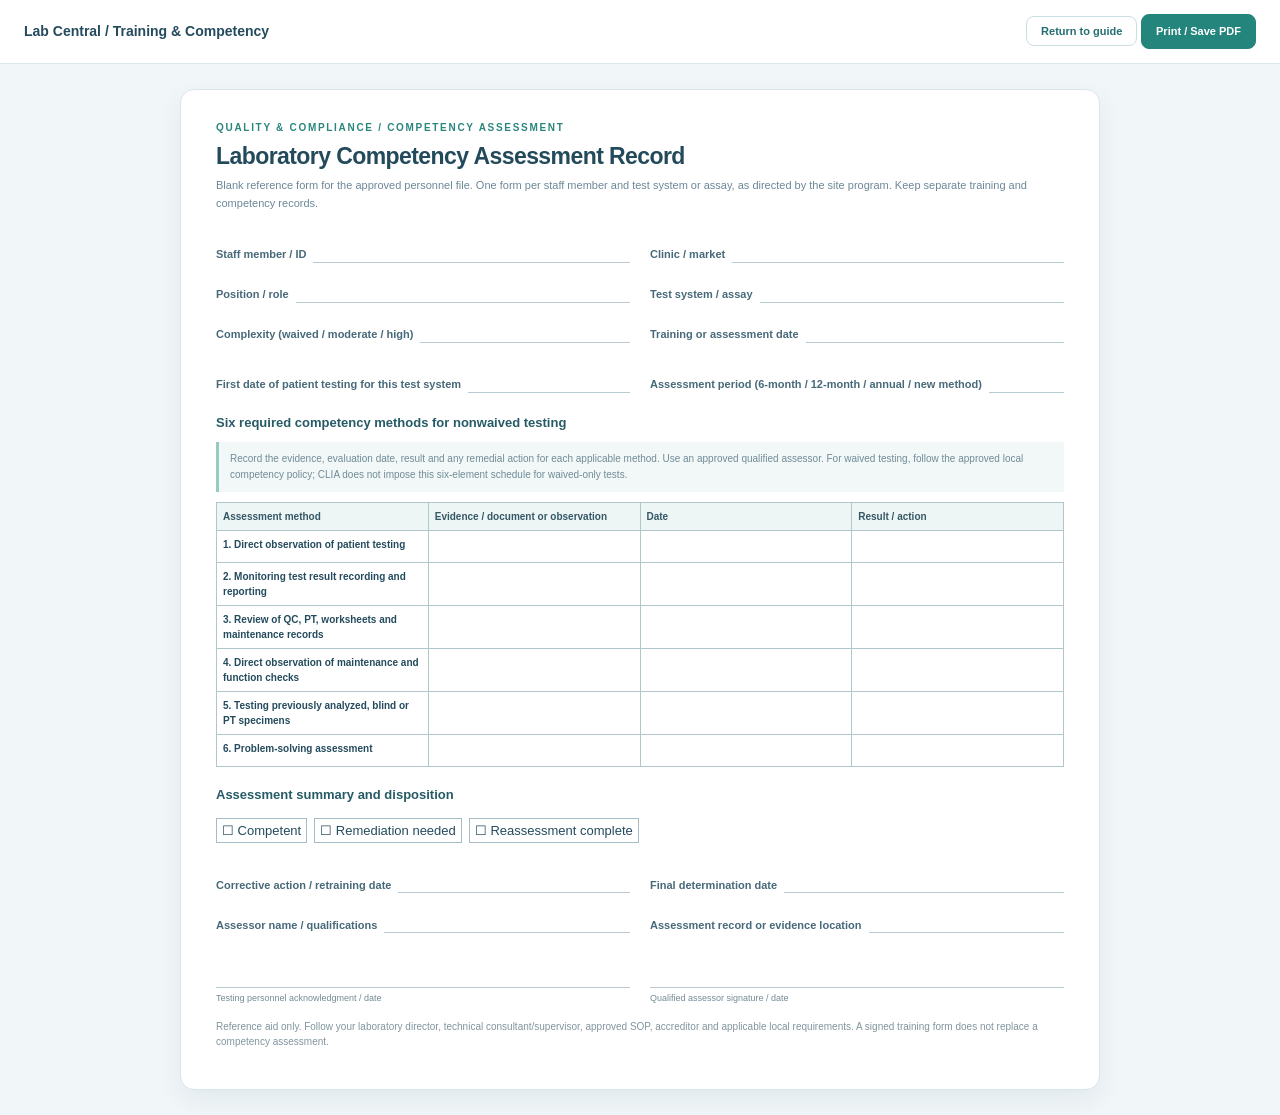
<file: training-competency-record.html>
<!doctype html>
<html lang="en">
<head>
<meta charset="utf-8">
<meta name="viewport" content="width=device-width,initial-scale=1">
<title>Training &amp; Competency Forms | Lab Central</title>
<style>
:root{--ink:#244b5d;--muted:#6b8594;--line:#b9cbd2;--accent:#2a857d}
*{box-sizing:border-box}
body{background:#f1f6f8;font:13px/1.5 Inter,-apple-system,BlinkMacSystemFont,"Segoe UI",Arial,sans-serif;color:var(--ink);margin:0}
.pagebar{background:#fff;border-bottom:1px solid #dae7ea;display:flex;justify-content:space-between;align-items:center;gap:15px;padding:14px 24px}
.pagebar>strong{font-size:14px}.pagebar a,.pagebar button{font:inherit;font-size:11px;font-weight:800;color:#246e73;border-radius:8px;border:1px solid #cbdfe2;background:#fff;padding:8px 14px;text-decoration:none;cursor:pointer}
.pagebar button{background:#24857d;color:white;border-color:#24857d}
.sheet{max-width:920px;margin:25px auto;background:#fff;border:1px solid #d9e5e9;box-shadow:0 10px 26px #224b6212;border-radius:14px;padding:30px 35px}
.topline{font-size:10px;text-transform:uppercase;font-weight:900;letter-spacing:.17em;color:var(--accent)}
h1{font-size:23px;line-height:1.25;letter-spacing:-.025em;margin:7px 0 6px;color:#234a5b}
.intro{font-size:11px;color:#6c8797;margin:0 0 16px;line-height:1.65}
.fields{display:grid;grid-template-columns:repeat(2,minmax(0,1fr));gap:10px 20px;margin:20px 0}
.field{display:flex;align-items:flex-end;gap:7px;min-height:30px;font-size:11px;color:#476979;font-weight:750}
.field .write{flex:1;min-height:23px;border-bottom:1px solid var(--line);outline:none;font-weight:450;min-width:0;padding:1px 4px}
.field .write:focus{outline:2px solid #87c9bc;background:#fcf9ea}
.section{margin:16px 0}
h2{font-size:13px;color:#265b66;margin:18px 0 8px}
.note{font-size:10px;line-height:1.6;color:#718b98;background:#f1f8f7;border-left:3px solid #95cbc1;padding:9px 11px;margin:10px 0}
table{width:100%;border-collapse:collapse;table-layout:fixed;font-size:10px;margin:9px 0 14px}
th,td{border:1px solid #b1c5cd;padding:6px;vertical-align:top;text-align:left}
th{background:#edf5f5;color:#355866;font-size:10px}
td[contenteditable]{outline-offset:-2px;height:32px}
tr{break-inside:avoid}
td:first-child{font-weight:750}
.sigrow{display:grid;grid-template-columns:repeat(2,minmax(0,1fr));gap:20px;margin:18px 0 0}
.sig{border-bottom:1px solid var(--line);min-height:35px;outline:none;font-size:11px}
.siglabel{font-size:9px;color:#748a95;margin-top:4px}
.formhint{font-size:10px;color:#81959e;margin-top:13px}
.choice{display:inline-block;border:1px solid #a6bcc6;padding:2px 5px;margin-right:7px}
@media(max-width:680px){.sheet{padding:19px;margin:12px}.fields,.sigrow{grid-template-columns:1fr}.pagebar{flex-wrap:wrap;padding:12px}.pagebar div{display:flex;gap:6px}}
@page{size:letter portrait;margin:.45in}
@media print{body{background:white;font-family:Arial,sans-serif}.pagebar{display:none}.sheet{padding:0;margin:0;border:0;box-shadow:none;max-width:none}.topline{color:#000}h1{font-size:18pt}.fields{margin:12px 0}.section{break-inside:avoid}th{background:#f0f0f0!important;print-color-adjust:exact}td{padding:5px}.note{background:#fff;color:#222}h2{margin-top:13px}}
</style>
</head>
<body>
<header class="pagebar"><strong>Lab Central / Training &amp; Competency</strong><div><a href="index.html#training-competency">Return to guide</a> <button type="button" id="print">Print / Save PDF</button></div></header>
<main class="sheet" id="sheet"></main>
<script>
'use strict';
const params=new URLSearchParams(location.search);
const mode=params.get('form')==='training'?'training':'competency';
const fields=(list)=>'<div class="fields">'+list.map(t=>'<label class="field">'+t+'<span class="write" role="textbox" aria-label="'+t+'" contenteditable="true" spellcheck="false"></span></label>').join('')+'</div>';
const table=(heads,rows)=>'<table><thead><tr>'+heads.map(h=>'<th>'+h+'</th>').join('')+'</tr></thead><tbody>'+rows.map(row=>'<tr>'+row.map((val,i)=>'<td'+(i===0?'':' contenteditable="true" spellcheck="false"')+'>'+val+'</td>').join('')+'</tr>').join('')+'</tbody></table>';
const sig=(labels)=>'<div class="sigrow">'+labels.map(x=>'<div><div class="sig" role="textbox" aria-label="'+x+'" contenteditable="true"></div><div class="siglabel">'+x+'</div></div>').join('')+'</div>';
const methods=[
 ['1. Direct observation of patient testing',''],
 ['2. Monitoring test result recording and reporting',''],
 ['3. Review of QC, PT, worksheets and maintenance records',''],
 ['4. Direct observation of maintenance and function checks',''],
 ['5. Testing previously analyzed, blind or PT specimens',''],
 ['6. Problem-solving assessment','']
];
let output='<div class="topline">Quality &amp; Compliance / '+(mode==='training'?'Initial training':'Competency assessment')+'</div>'+
 '<h1>'+(mode==='training'?'Initial Training Record':'Laboratory Competency Assessment Record')+'</h1>'+
 '<p class="intro">Blank reference form for the approved personnel file. One form per staff member and test system or assay, as directed by the site program. Keep separate training and competency records.</p>'+
 fields(['Staff member / ID','Clinic / market','Position / role','Test system / assay','Complexity (waived / moderate / high)','Training or assessment date']) ;
if(mode==='training'){
 output+='<h2>Instruction and demonstration</h2>'+
 '<p class="note">Initial training is completed before independent patient testing. Review the approved SOP, specimen requirements, QC, maintenance, troubleshooting, result recording and escalation process.</p>'+
 table(['Training topic','Trainer demonstration / trainee practice','Completed date / initials'],[
 ['Procedure and SOP review','',''],['Specimen requirements and patient identification','',''],['Instrument / kit setup and operation','',''],['QC / calibration and acceptable results','',''],['Result review, reporting and documentation','',''],['Maintenance, safety, error handling and corrective action','',''],['Supervised practice and successful demonstration','','']
 ])+
 fields(['Trainer / qualifications','Supervised testing completion date','Authorization to test granted by','Date independent testing may begin'])+
 '<div class="section"><h2>Final determination</h2><p><span class="choice">☐ Training complete</span><span class="choice">☐ More training required</span><span class="choice">☐ Authorization documented</span></p></div>'+
 sig(['Trainee signature / date','Trainer or authorized reviewer signature / date']);
}else{
 output+=fields(['First date of patient testing for this test system','Assessment period (6-month / 12-month / annual / new method)'])+
 '<h2>Six required competency methods for nonwaived testing</h2>'+
 '<p class="note">Record the evidence, evaluation date, result and any remedial action for each applicable method. Use an approved qualified assessor. For waived testing, follow the approved local competency policy; CLIA does not impose this six-element schedule for waived-only tests.</p>'+
 table(['Assessment method','Evidence / document or observation','Date','Result / action'],methods.map(x=>[x[0],'','','']))+
 '<h2>Assessment summary and disposition</h2>'+
 '<p><span class="choice">☐ Competent</span><span class="choice">☐ Remediation needed</span><span class="choice">☐ Reassessment complete</span></p>'+
 fields(['Corrective action / retraining date','Final determination date','Assessor name / qualifications','Assessment record or evidence location'])+
 sig(['Testing personnel acknowledgment / date','Qualified assessor signature / date']);
}
output+='<p class="formhint">Reference aid only. Follow your laboratory director, technical consultant/supervisor, approved SOP, accreditor and applicable local requirements. A signed training form does not replace a competency assessment.</p>';
document.getElementById('sheet').innerHTML=output;
document.title=(mode==='training'?'Initial Training Record':'Competency Assessment Record')+' | Lab Central';
document.getElementById('print').addEventListener('click',()=>window.print());
</script>
</body>
</html>
</file>
